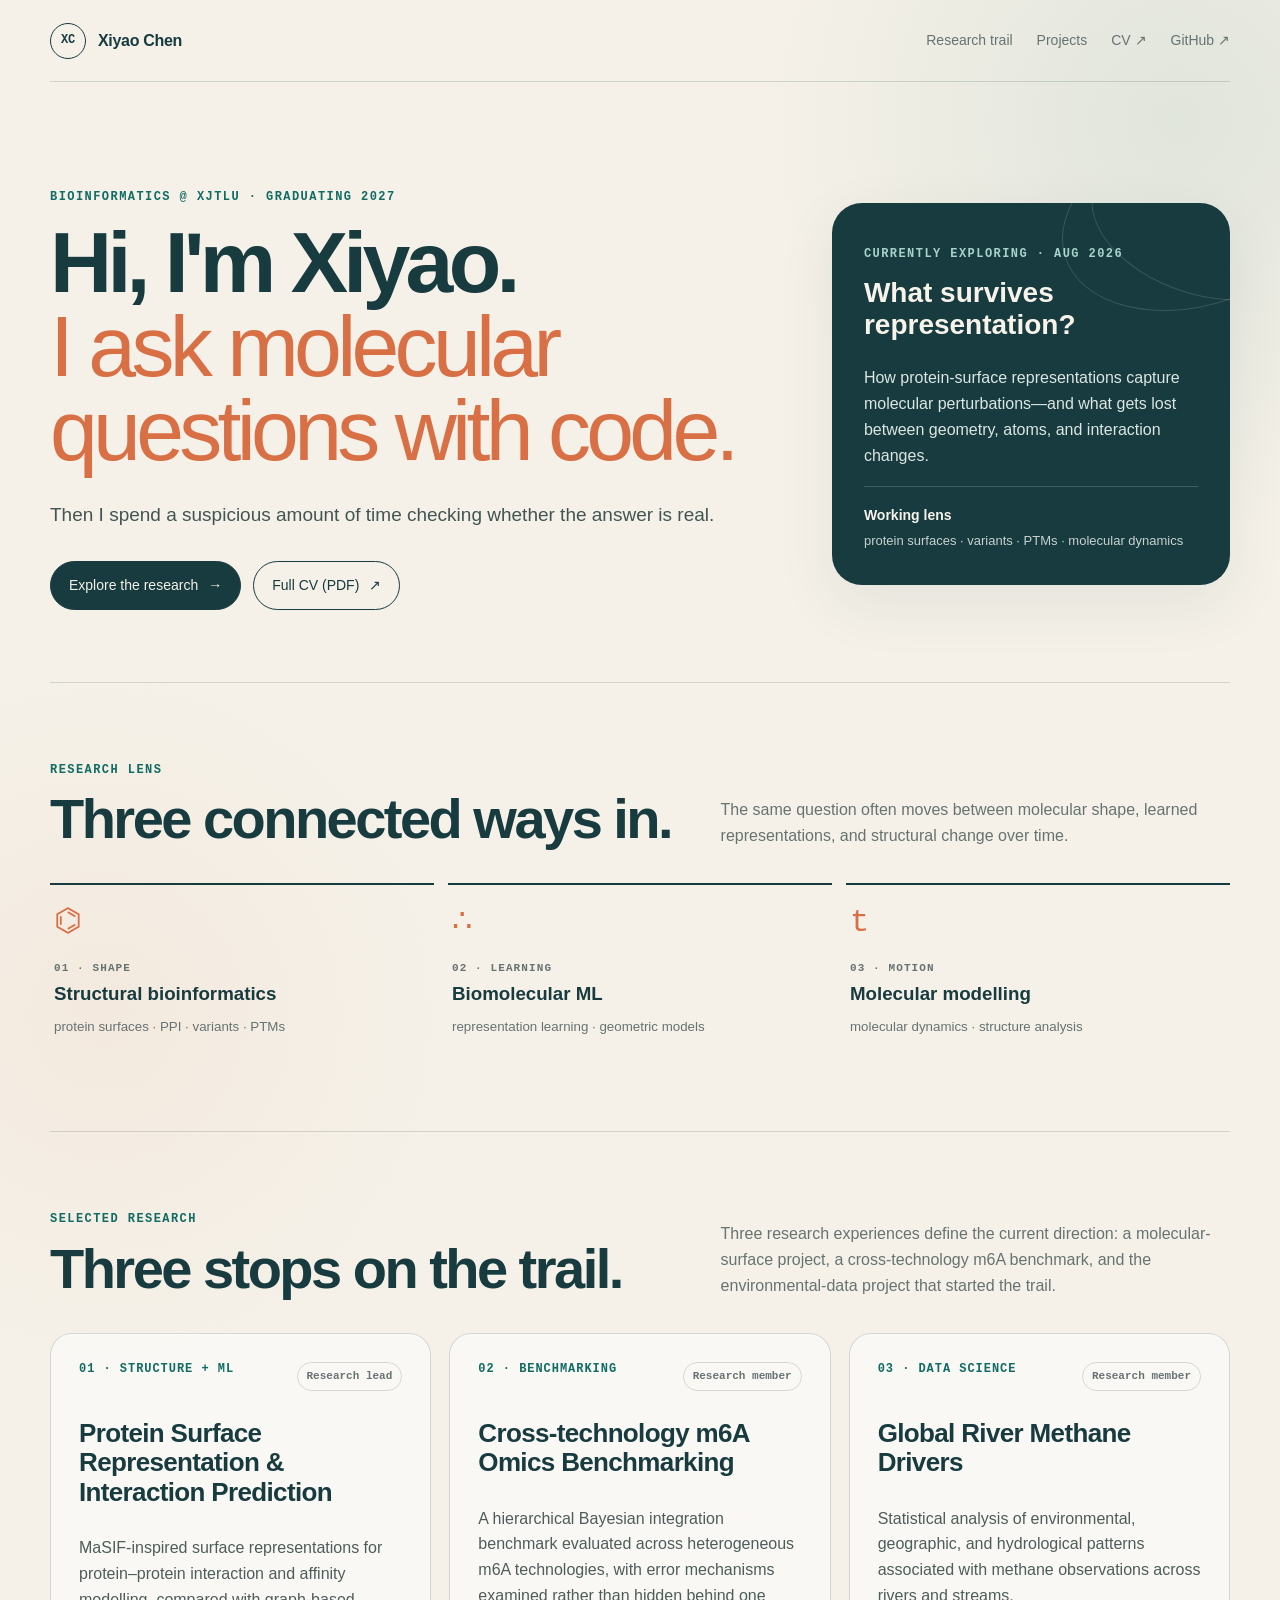
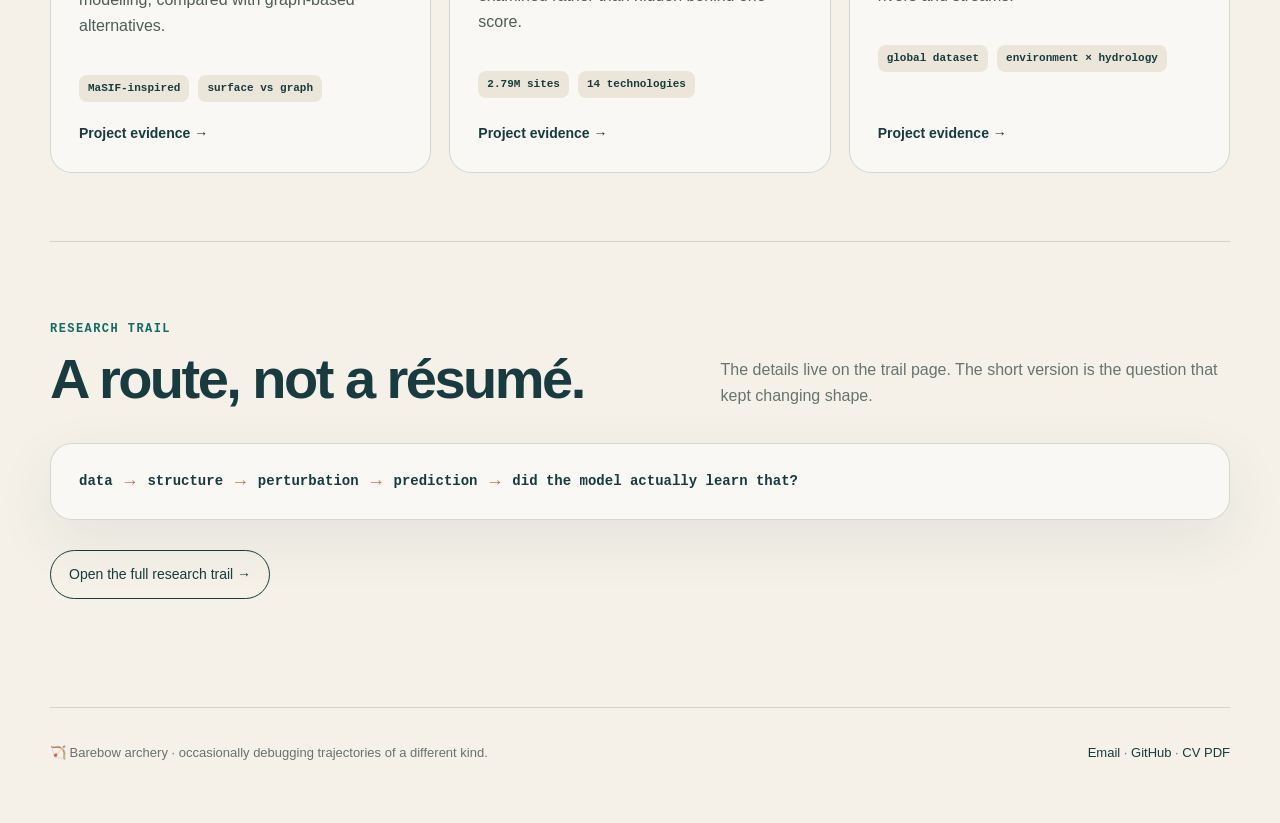
<file: index.html>
<!doctype html>
<html lang="en">
<head>
  <meta charset="utf-8">
  <meta name="viewport" content="width=device-width, initial-scale=1">
  <title>Xiyao Chen — Structural Bioinformatics &amp; Biomolecular ML</title>
  <meta name="description" content="Xiyao Chen — bioinformatics undergraduate at XJTLU exploring structural bioinformatics, biomolecular machine learning, and molecular modelling.">
  <meta property="og:title" content="Xiyao Chen — Research in Motion">
  <meta property="og:description" content="I use code to ask molecular questions—then check whether the answer is real.">
  <meta property="og:url" content="https://ci-yo.github.io/">
  <meta property="og:type" content="website">
  <meta property="og:image" content="https://ci-yo.github.io/og.png">
  <meta property="og:image:width" content="1728">
  <meta property="og:image:height" content="904">
  <meta property="og:image:alt" content="Xiyao Chen — Research in Motion">
  <meta name="twitter:card" content="summary_large_image">
  <meta name="twitter:title" content="Xiyao Chen — Research in Motion">
  <meta name="twitter:description" content="I use code to ask molecular questions—then check whether the answer is real.">
  <meta name="twitter:image" content="https://ci-yo.github.io/og.png">
  <link rel="canonical" href="https://ci-yo.github.io/">
  <link rel="icon" href="/assets/favicon.svg" type="image/svg+xml">
  <link rel="stylesheet" href="/assets/style.css">
</head>
<body>
<div class="site-shell">
  <header class="site-header">
    <a class="wordmark" href="/"><span>XC</span><strong>Xiyao Chen</strong></a>
    <nav aria-label="Primary navigation">
      <a href="/trail/">Research trail</a><a href="/projects/">Projects</a><a href="/assets/XiyaoChen_CV.pdf" target="_blank" rel="noopener">CV ↗</a><a href="https://github.com/Ci-yo">GitHub ↗</a>
    </nav>
  </header>

  <main>
    <section class="hero">
      <div>
        <p class="eyebrow">BIOINFORMATICS @ XJTLU · GRADUATING 2027</p>
        <h1>Hi, I'm Xiyao.<span>I ask molecular questions with code.</span></h1>
        <p class="hero-intro">Then I spend a suspicious amount of time checking whether the answer is real.</p>
        <div class="hero-actions">
          <a class="button button-primary" href="/projects/">Explore the research <span>→</span></a>
          <a class="button button-quiet" href="/assets/XiyaoChen_CV.pdf" target="_blank" rel="noopener">Full CV (PDF) <span>↗</span></a>
        </div>
      </div>
      <aside class="now-card" aria-label="Current research focus">
        <p class="micro-label">CURRENTLY EXPLORING · AUG 2026</p>
        <h2>What survives representation?</h2>
        <p class="now-copy">How protein-surface representations capture molecular perturbations—and what gets lost between geometry, atoms, and interaction changes.</p>
        <div class="now-item"><strong>Working lens</strong><span>protein surfaces · variants · PTMs · molecular dynamics</span></div>
      </aside>
    </section>

    <section class="section" aria-labelledby="research-lens-heading">
      <div class="section-heading">
        <div><p class="eyebrow">RESEARCH LENS</p><h2 id="research-lens-heading">Three connected ways in.</h2></div>
        <p>The same question often moves between molecular shape, learned representations, and structural change over time.</p>
      </div>
      <div class="fingerprint-grid fingerprint-grid-three">
        <article><span class="fingerprint-symbol">⌬</span><p>01 · SHAPE</p><h3>Structural bioinformatics</h3><small>protein surfaces · PPI · variants · PTMs</small></article>
        <article><span class="fingerprint-symbol">∴</span><p>02 · LEARNING</p><h3>Biomolecular ML</h3><small>representation learning · geometric models</small></article>
        <article><span class="fingerprint-symbol">t</span><p>03 · MOTION</p><h3>Molecular modelling</h3><small>molecular dynamics · structure analysis</small></article>
      </div>
    </section>

    <section class="section" id="research">
      <div class="section-heading">
        <div><p class="eyebrow">SELECTED RESEARCH</p><h2>Three stops on the trail.</h2></div>
        <p>Three research experiences define the current direction: a molecular-surface project, a cross-technology m6A benchmark, and the environmental-data project that started the trail.</p>
      </div>
      <div class="research-grid">
        <article class="research-card">
          <div class="card-top"><span class="card-number">01 · STRUCTURE + ML</span><span class="tag">Research lead</span></div>
          <h3>Protein Surface Representation & Interaction Prediction</h3>
          <p>MaSIF-inspired surface representations for protein–protein interaction and affinity modelling, compared with graph-based alternatives.</p>
          <div class="metric-strip"><span>MaSIF-inspired</span><span>surface vs graph</span></div>
          <a class="text-link" href="/projects/#protein-surface">Project evidence →</a>
        </article>
        <article class="research-card">
          <div class="card-top"><span class="card-number">02 · BENCHMARKING</span><span class="tag">Research member</span></div>
          <h3>Cross-technology m6A Omics Benchmarking</h3>
          <p>A hierarchical Bayesian integration benchmark evaluated across heterogeneous m6A technologies, with error mechanisms examined rather than hidden behind one score.</p>
          <div class="metric-strip"><span>2.79M sites</span><span>14 technologies</span></div>
          <a class="text-link" href="/projects/#m6a-benchmark">Project evidence →</a>
        </article>
        <article class="research-card">
          <div class="card-top"><span class="card-number">03 · DATA SCIENCE</span><span class="tag">Research member</span></div>
          <h3>Global River Methane Drivers</h3>
          <p>Statistical analysis of environmental, geographic, and hydrological patterns associated with methane observations across rivers and streams.</p>
          <div class="metric-strip"><span>global dataset</span><span>environment × hydrology</span></div>
          <a class="text-link" href="/projects/#river-methane">Project evidence →</a>
        </article>
      </div>
    </section>

    <section class="section">
      <div class="section-heading">
        <div><p class="eyebrow">RESEARCH TRAIL</p><h2>A route, not a résumé.</h2></div>
        <p>The details live on the trail page. The short version is the question that kept changing shape.</p>
      </div>
      <p class="trail-sequence"><span>data</span><b>→</b><span>structure</span><b>→</b><span>perturbation</span><b>→</b><span>prediction</span><b>→</b><span>did the model actually learn that?</span></p>
      <div class="hero-actions"><a class="button button-quiet" href="/trail/">Open the full research trail →</a></div>
    </section>
  </main>

  <footer class="footer"><span>🏹 Barebow archery · occasionally debugging trajectories of a different kind.</span><span><a href="mailto:Xiyao.Chen22@student.xjtlu.edu.cn">Email</a> · <a href="https://github.com/Ci-yo">GitHub</a> · <a href="/assets/XiyaoChen_CV.pdf">CV PDF</a></span></footer>
</div>
</body>
</html>
</file>
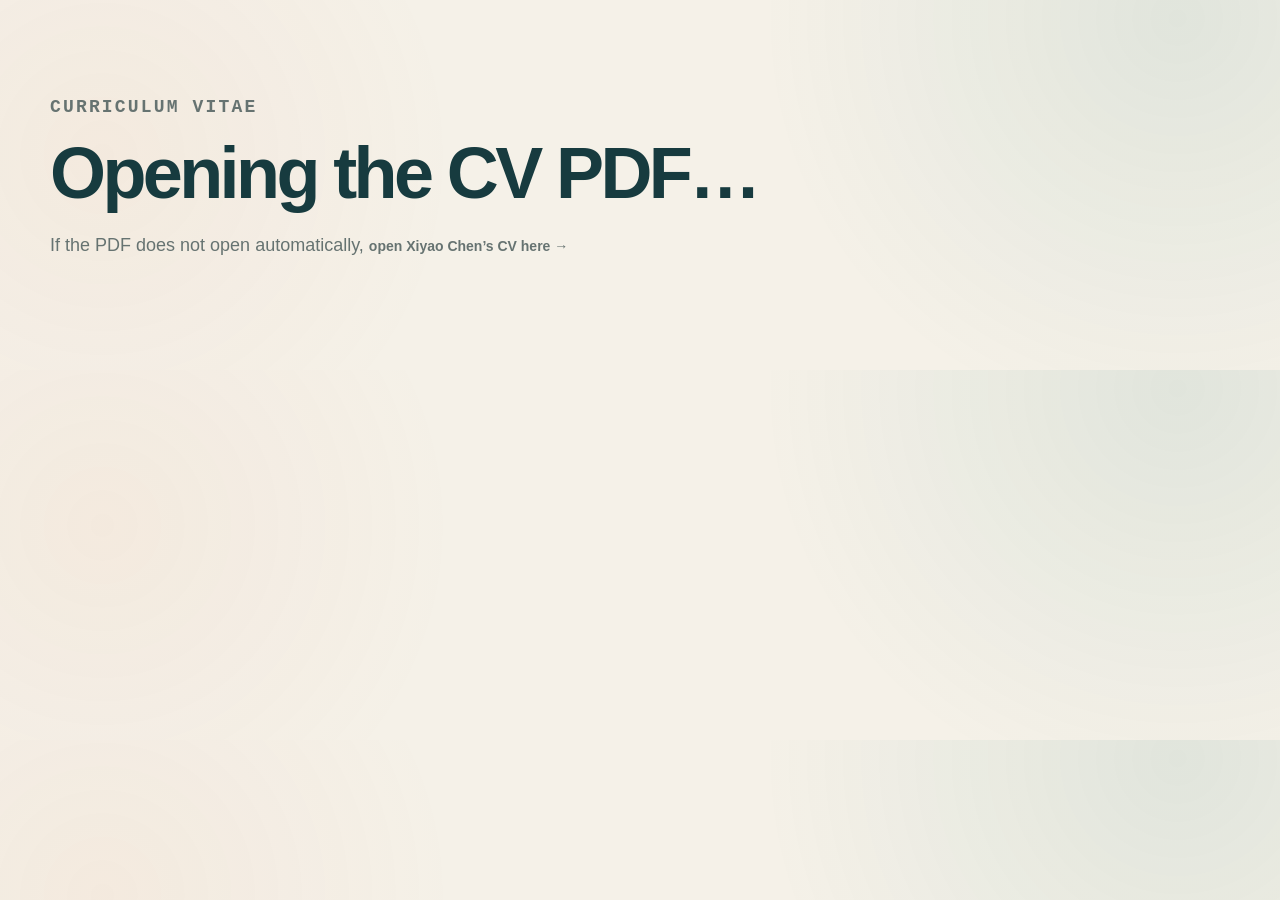
<file: cv/index.html>
<!doctype html>
<html lang="en">
<head>
  <meta charset="utf-8">
  <meta name="viewport" content="width=device-width, initial-scale=1">
  <title>Opening CV PDF · Xiyao Chen</title>
  <meta name="description" content="Open the current two-page academic CV of Xiyao Chen as a PDF.">
  <meta name="robots" content="noindex">
  <meta property="og:title" content="CV · Xiyao Chen">
  <meta property="og:description" content="The current two-page academic CV of Xiyao Chen.">
  <meta property="og:url" content="https://ci-yo.github.io/assets/XiyaoChen_CV.pdf">
  <meta property="og:type" content="website">
  <meta property="og:image" content="https://ci-yo.github.io/og.png">
  <meta property="og:image:width" content="1728">
  <meta property="og:image:height" content="904">
  <meta property="og:image:alt" content="Xiyao Chen — Research in Motion">
  <meta name="twitter:card" content="summary_large_image">
  <meta name="twitter:title" content="CV · Xiyao Chen">
  <meta name="twitter:description" content="The current two-page academic CV of Xiyao Chen.">
  <meta name="twitter:image" content="https://ci-yo.github.io/og.png">
  <meta http-equiv="refresh" content="0; url=/assets/XiyaoChen_CV.pdf">
  <link rel="canonical" href="https://ci-yo.github.io/assets/XiyaoChen_CV.pdf">
  <link rel="icon" href="/assets/favicon.svg" type="image/svg+xml">
  <link rel="stylesheet" href="/assets/style.css">
</head>
<body>
  <div class="site-shell">
    <main>
      <section class="page-hero">
        <p class="eyebrow">CURRICULUM VITAE</p>
        <h1>Opening the CV PDF…</h1>
        <p>If the PDF does not open automatically, <a class="text-link" href="/assets/XiyaoChen_CV.pdf">open Xiyao Chen’s CV here →</a></p>
      </section>
    </main>
  </div>
</body>
</html>
</file>
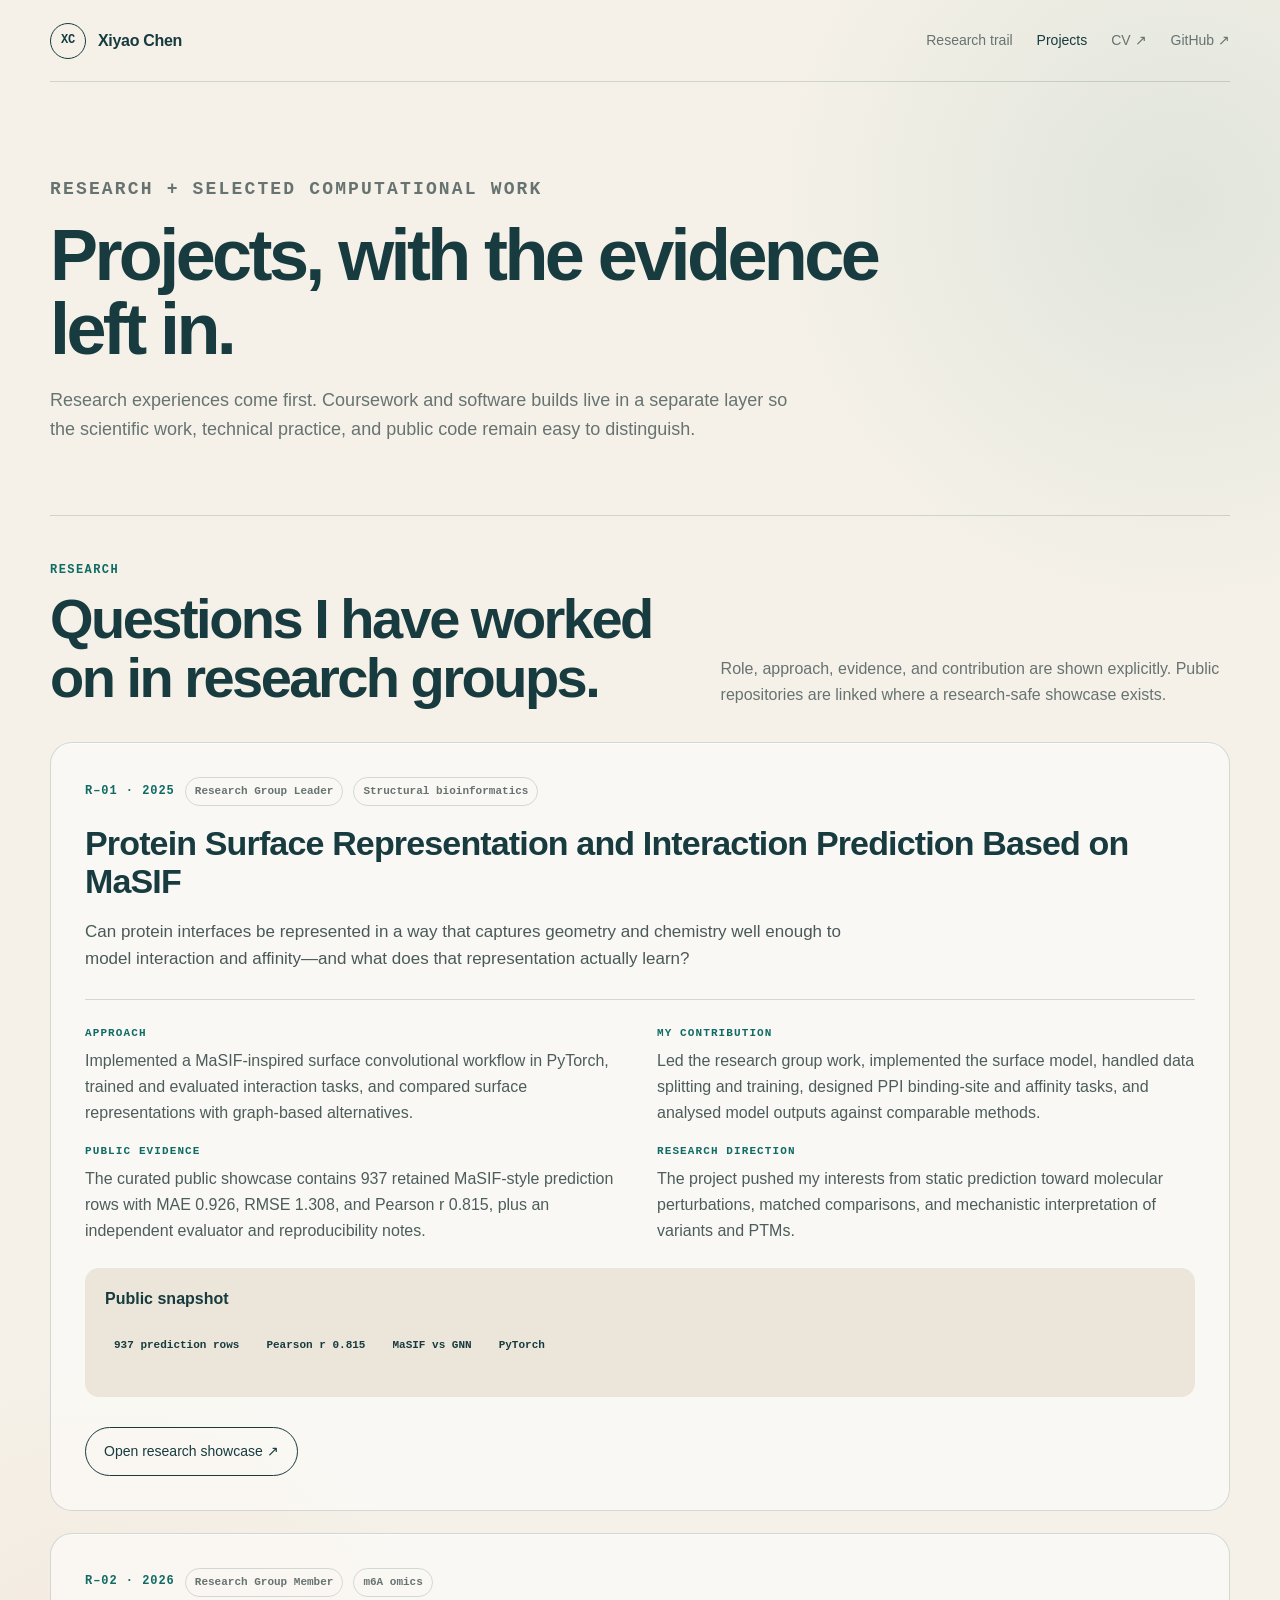
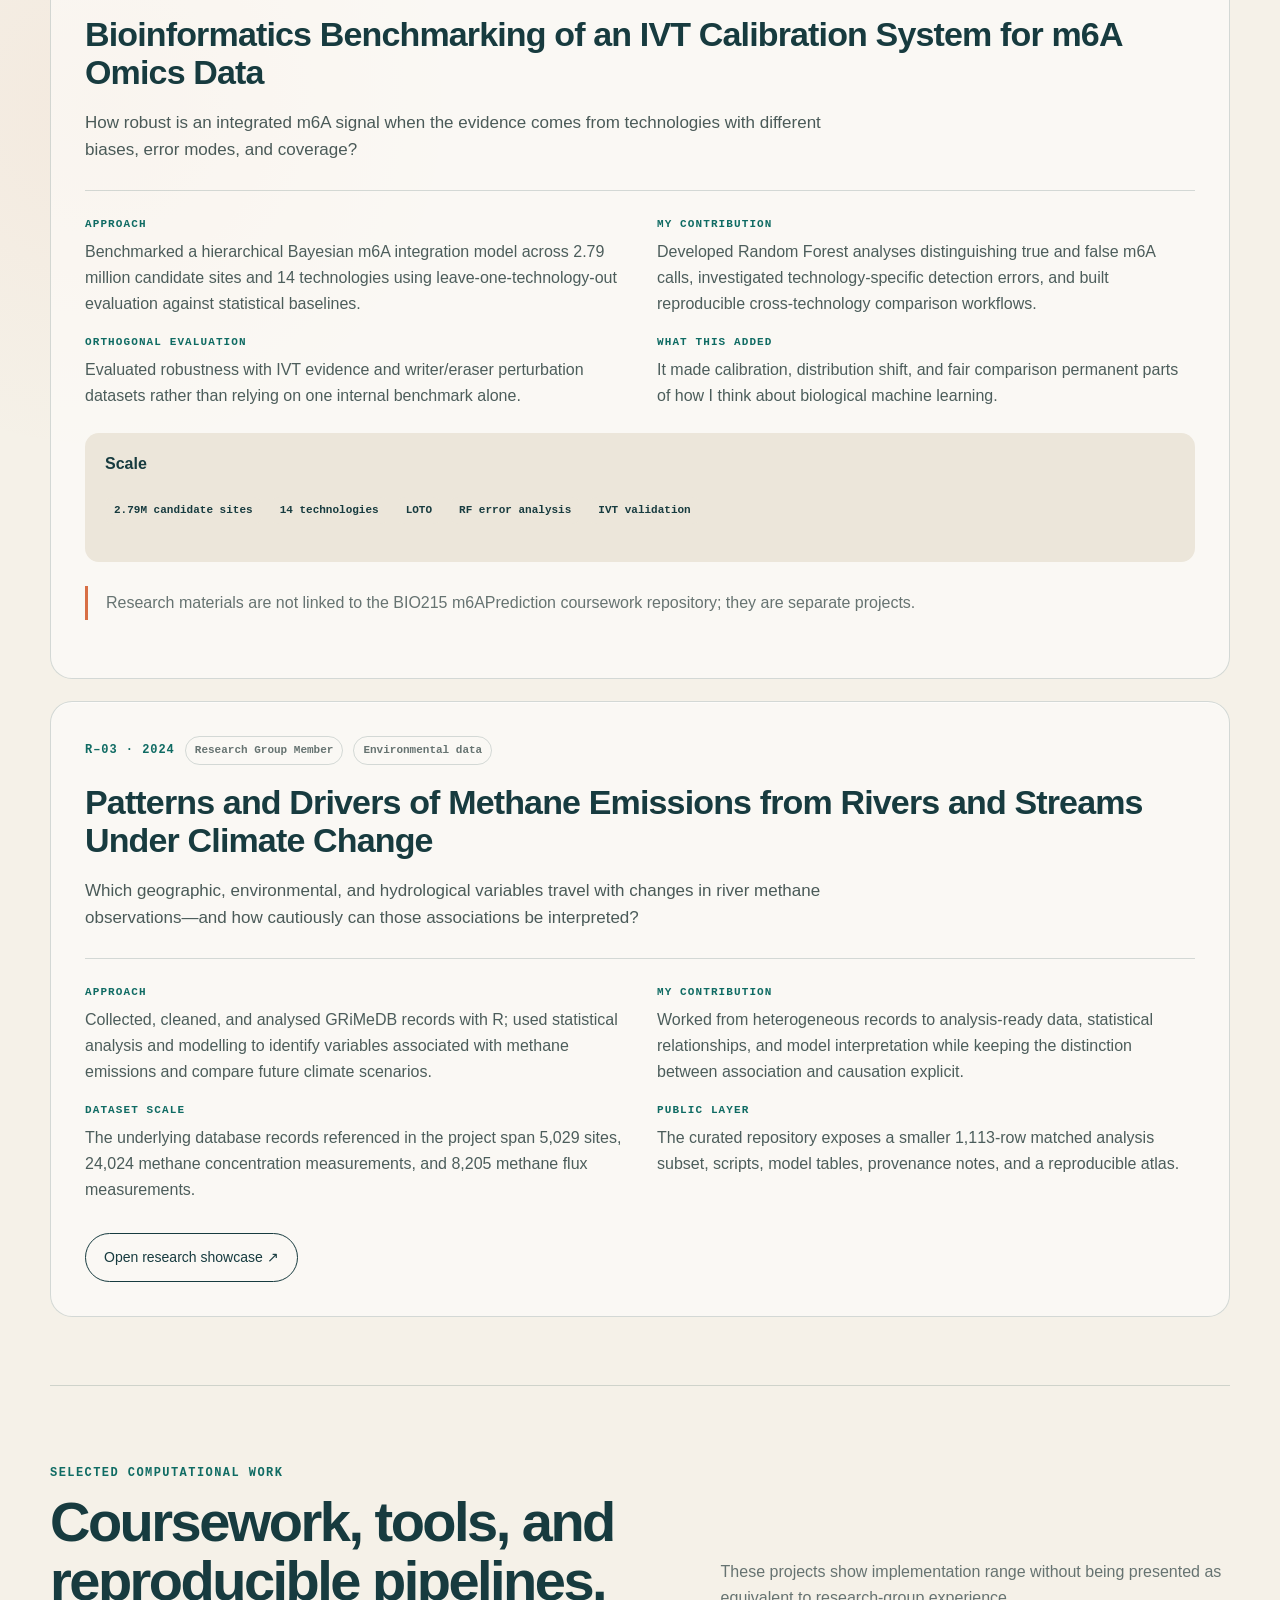
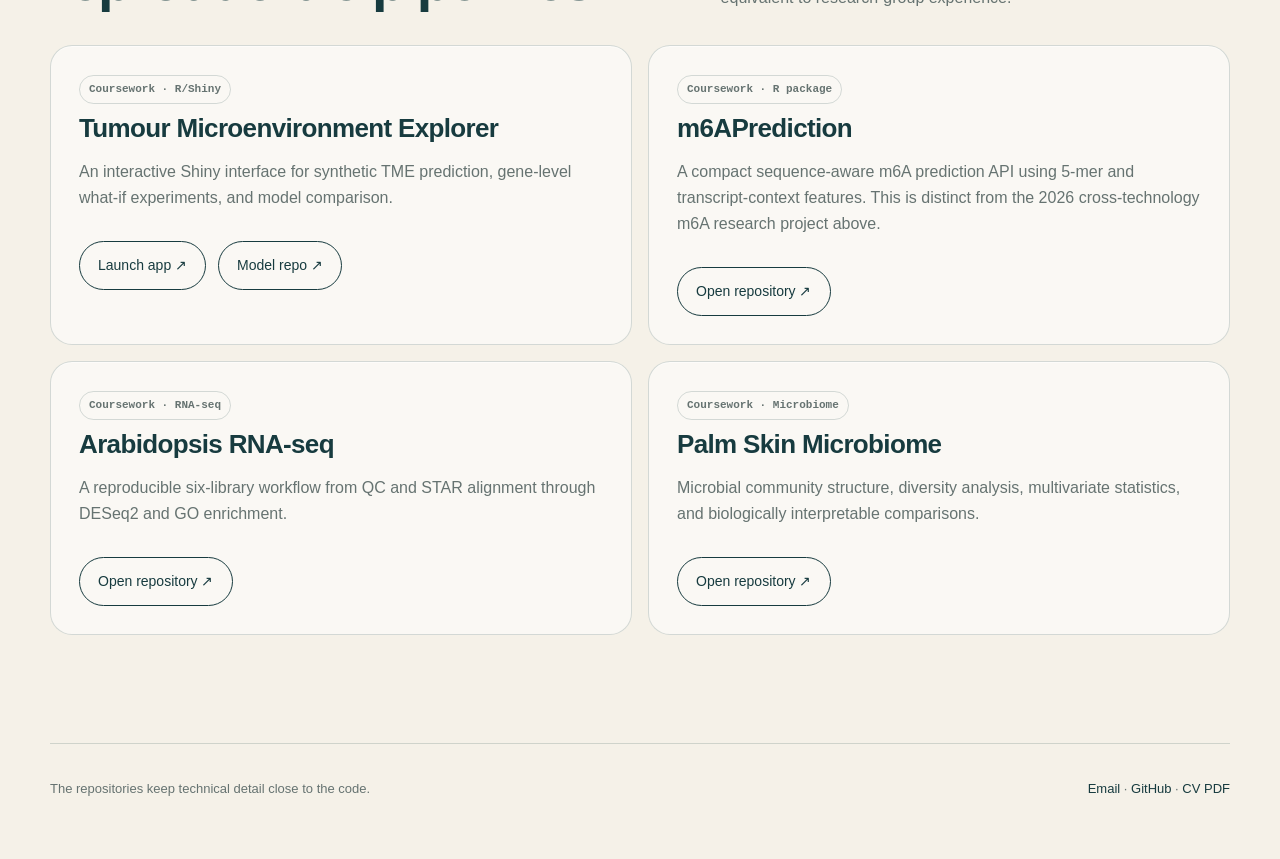
<file: projects/index.html>
<!doctype html>
<html lang="en">
<head>
  <meta charset="utf-8"><meta name="viewport" content="width=device-width, initial-scale=1">
  <title>Projects · Xiyao Chen</title>
  <meta name="description" content="Research and selected computational work by Xiyao Chen.">
  <meta property="og:title" content="Projects · Xiyao Chen">
  <meta property="og:description" content="Research and selected computational work by Xiyao Chen.">
  <meta property="og:url" content="https://ci-yo.github.io/projects/">
  <meta property="og:type" content="website">
  <meta property="og:image" content="https://ci-yo.github.io/og.png">
  <meta property="og:image:width" content="1728">
  <meta property="og:image:height" content="904">
  <meta property="og:image:alt" content="Xiyao Chen — Research in Motion">
  <meta name="twitter:card" content="summary_large_image">
  <meta name="twitter:title" content="Projects · Xiyao Chen">
  <meta name="twitter:description" content="Research and selected computational work by Xiyao Chen.">
  <meta name="twitter:image" content="https://ci-yo.github.io/og.png">
  <link rel="canonical" href="https://ci-yo.github.io/projects/">
  <link rel="icon" href="/assets/favicon.svg" type="image/svg+xml"><link rel="stylesheet" href="/assets/style.css">
</head>
<body><div class="site-shell">
<header class="site-header"><a class="wordmark" href="/"><span>XC</span><strong>Xiyao Chen</strong></a><nav><a href="/trail/">Research trail</a><a class="active" href="/projects/">Projects</a><a href="/assets/XiyaoChen_CV.pdf" target="_blank" rel="noopener">CV ↗</a><a href="https://github.com/Ci-yo">GitHub ↗</a></nav></header>
<main>
  <section class="page-hero"><p class="eyebrow">RESEARCH + SELECTED COMPUTATIONAL WORK</p><h1>Projects, with the evidence left in.</h1><p>Research experiences come first. Coursework and software builds live in a separate layer so the scientific work, technical practice, and public code remain easy to distinguish.</p></section>

  <section class="section" style="padding-top:35px">
    <div class="section-heading"><div><p class="eyebrow">RESEARCH</p><h2>Questions I have worked on in research groups.</h2></div><p>Role, approach, evidence, and contribution are shown explicitly. Public repositories are linked where a research-safe showcase exists.</p></div>
    <div class="project-stack">
      <article class="project-card" id="protein-surface">
        <div class="project-meta"><span class="card-number">R–01 · 2025</span><span class="tag">Research Group Leader</span><span class="tag">Structural bioinformatics</span></div>
        <h2>Protein Surface Representation and Interaction Prediction Based on MaSIF</h2>
        <p class="project-lede">Can protein interfaces be represented in a way that captures geometry and chemistry well enough to model interaction and affinity—and what does that representation actually learn?</p>
        <div class="project-columns">
          <div><h3>Approach</h3><p>Implemented a MaSIF-inspired surface convolutional workflow in PyTorch, trained and evaluated interaction tasks, and compared surface representations with graph-based alternatives.</p></div>
          <div><h3>My contribution</h3><p>Led the research group work, implemented the surface model, handled data splitting and training, designed PPI binding-site and affinity tasks, and analysed model outputs against comparable methods.</p></div>
          <div><h3>Public evidence</h3><p>The curated public showcase contains 937 retained MaSIF-style prediction rows with MAE 0.926, RMSE 1.308, and Pearson r 0.815, plus an independent evaluator and reproducibility notes.</p></div>
          <div><h3>Research direction</h3><p>The project pushed my interests from static prediction toward molecular perturbations, matched comparisons, and mechanistic interpretation of variants and PTMs.</p></div>
        </div>
        <div class="project-evidence"><strong>Public snapshot</strong><span class="metric-strip"><span>937 prediction rows</span><span>Pearson r 0.815</span><span>MaSIF vs GNN</span><span>PyTorch</span></span></div>
        <div class="card-actions"><a class="mini-button" href="https://github.com/Ci-yo/SURF-2025-Protein-Surface-Affinity">Open research showcase ↗</a></div>
      </article>

      <article class="project-card" id="m6a-benchmark">
        <div class="project-meta"><span class="card-number">R–02 · 2026</span><span class="tag">Research Group Member</span><span class="tag">m6A omics</span></div>
        <h2>Bioinformatics Benchmarking of an IVT Calibration System for m6A Omics Data</h2>
        <p class="project-lede">How robust is an integrated m6A signal when the evidence comes from technologies with different biases, error modes, and coverage?</p>
        <div class="project-columns">
          <div><h3>Approach</h3><p>Benchmarked a hierarchical Bayesian m6A integration model across 2.79 million candidate sites and 14 technologies using leave-one-technology-out evaluation against statistical baselines.</p></div>
          <div><h3>My contribution</h3><p>Developed Random Forest analyses distinguishing true and false m6A calls, investigated technology-specific detection errors, and built reproducible cross-technology comparison workflows.</p></div>
          <div><h3>Orthogonal evaluation</h3><p>Evaluated robustness with IVT evidence and writer/eraser perturbation datasets rather than relying on one internal benchmark alone.</p></div>
          <div><h3>What this added</h3><p>It made calibration, distribution shift, and fair comparison permanent parts of how I think about biological machine learning.</p></div>
        </div>
        <div class="project-evidence"><strong>Scale</strong><span class="metric-strip"><span>2.79M candidate sites</span><span>14 technologies</span><span>LOTO</span><span>RF error analysis</span><span>IVT validation</span></span></div>
        <p class="notice">Research materials are not linked to the BIO215 m6APrediction coursework repository; they are separate projects.</p>
      </article>

      <article class="project-card" id="river-methane">
        <div class="project-meta"><span class="card-number">R–03 · 2024</span><span class="tag">Research Group Member</span><span class="tag">Environmental data</span></div>
        <h2>Patterns and Drivers of Methane Emissions from Rivers and Streams Under Climate Change</h2>
        <p class="project-lede">Which geographic, environmental, and hydrological variables travel with changes in river methane observations—and how cautiously can those associations be interpreted?</p>
        <div class="project-columns">
          <div><h3>Approach</h3><p>Collected, cleaned, and analysed GRiMeDB records with R; used statistical analysis and modelling to identify variables associated with methane emissions and compare future climate scenarios.</p></div>
          <div><h3>My contribution</h3><p>Worked from heterogeneous records to analysis-ready data, statistical relationships, and model interpretation while keeping the distinction between association and causation explicit.</p></div>
          <div><h3>Dataset scale</h3><p>The underlying database records referenced in the project span 5,029 sites, 24,024 methane concentration measurements, and 8,205 methane flux measurements.</p></div>
          <div><h3>Public layer</h3><p>The curated repository exposes a smaller 1,113-row matched analysis subset, scripts, model tables, provenance notes, and a reproducible atlas.</p></div>
        </div>
        <div class="card-actions"><a class="mini-button" href="https://github.com/Ci-yo/SURF-2024-River-Methane-Drivers">Open research showcase ↗</a></div>
      </article>
    </div>
  </section>

  <section class="section">
    <div class="section-heading"><div><p class="eyebrow">SELECTED COMPUTATIONAL WORK</p><h2>Coursework, tools, and reproducible pipelines.</h2></div><p>These projects show implementation range without being presented as equivalent to research-group experience.</p></div>
    <div class="compact-grid">
      <article class="compact-card"><span class="tag">Coursework · R/Shiny</span><h3>Tumour Microenvironment Explorer</h3><p>An interactive Shiny interface for synthetic TME prediction, gene-level what-if experiments, and model comparison.</p><div class="card-actions"><a class="mini-button" href="https://xi-yo.shinyapps.io/TME_2255737/">Launch app ↗</a><a class="mini-button" href="https://github.com/Ci-yo/BIO215_Capstone_geneTMEpredict">Model repo ↗</a></div></article>
      <article class="compact-card"><span class="tag">Coursework · R package</span><h3>m6APrediction</h3><p>A compact sequence-aware m6A prediction API using 5-mer and transcript-context features. This is distinct from the 2026 cross-technology m6A research project above.</p><div class="card-actions"><a class="mini-button" href="https://github.com/Ci-yo/BIO215_P3_m6APrediction">Open repository ↗</a></div></article>
      <article class="compact-card"><span class="tag">Coursework · RNA-seq</span><h3>Arabidopsis RNA-seq</h3><p>A reproducible six-library workflow from QC and STAR alignment through DESeq2 and GO enrichment.</p><div class="card-actions"><a class="mini-button" href="https://github.com/Ci-yo/BIO211_CW2_RNAseq">Open repository ↗</a></div></article>
      <article class="compact-card"><span class="tag">Coursework · Microbiome</span><h3>Palm Skin Microbiome</h3><p>Microbial community structure, diversity analysis, multivariate statistics, and biologically interpretable comparisons.</p><div class="card-actions"><a class="mini-button" href="https://github.com/Ci-yo/BIO211_CW3_Microbiome">Open repository ↗</a></div></article>
    </div>
  </section>
</main>
<footer class="footer"><span>The repositories keep technical detail close to the code.</span><span><a href="mailto:Xiyao.Chen22@student.xjtlu.edu.cn">Email</a> · <a href="https://github.com/Ci-yo">GitHub</a> · <a href="/assets/XiyaoChen_CV.pdf">CV PDF</a></span></footer>
</div></body></html>
</file>
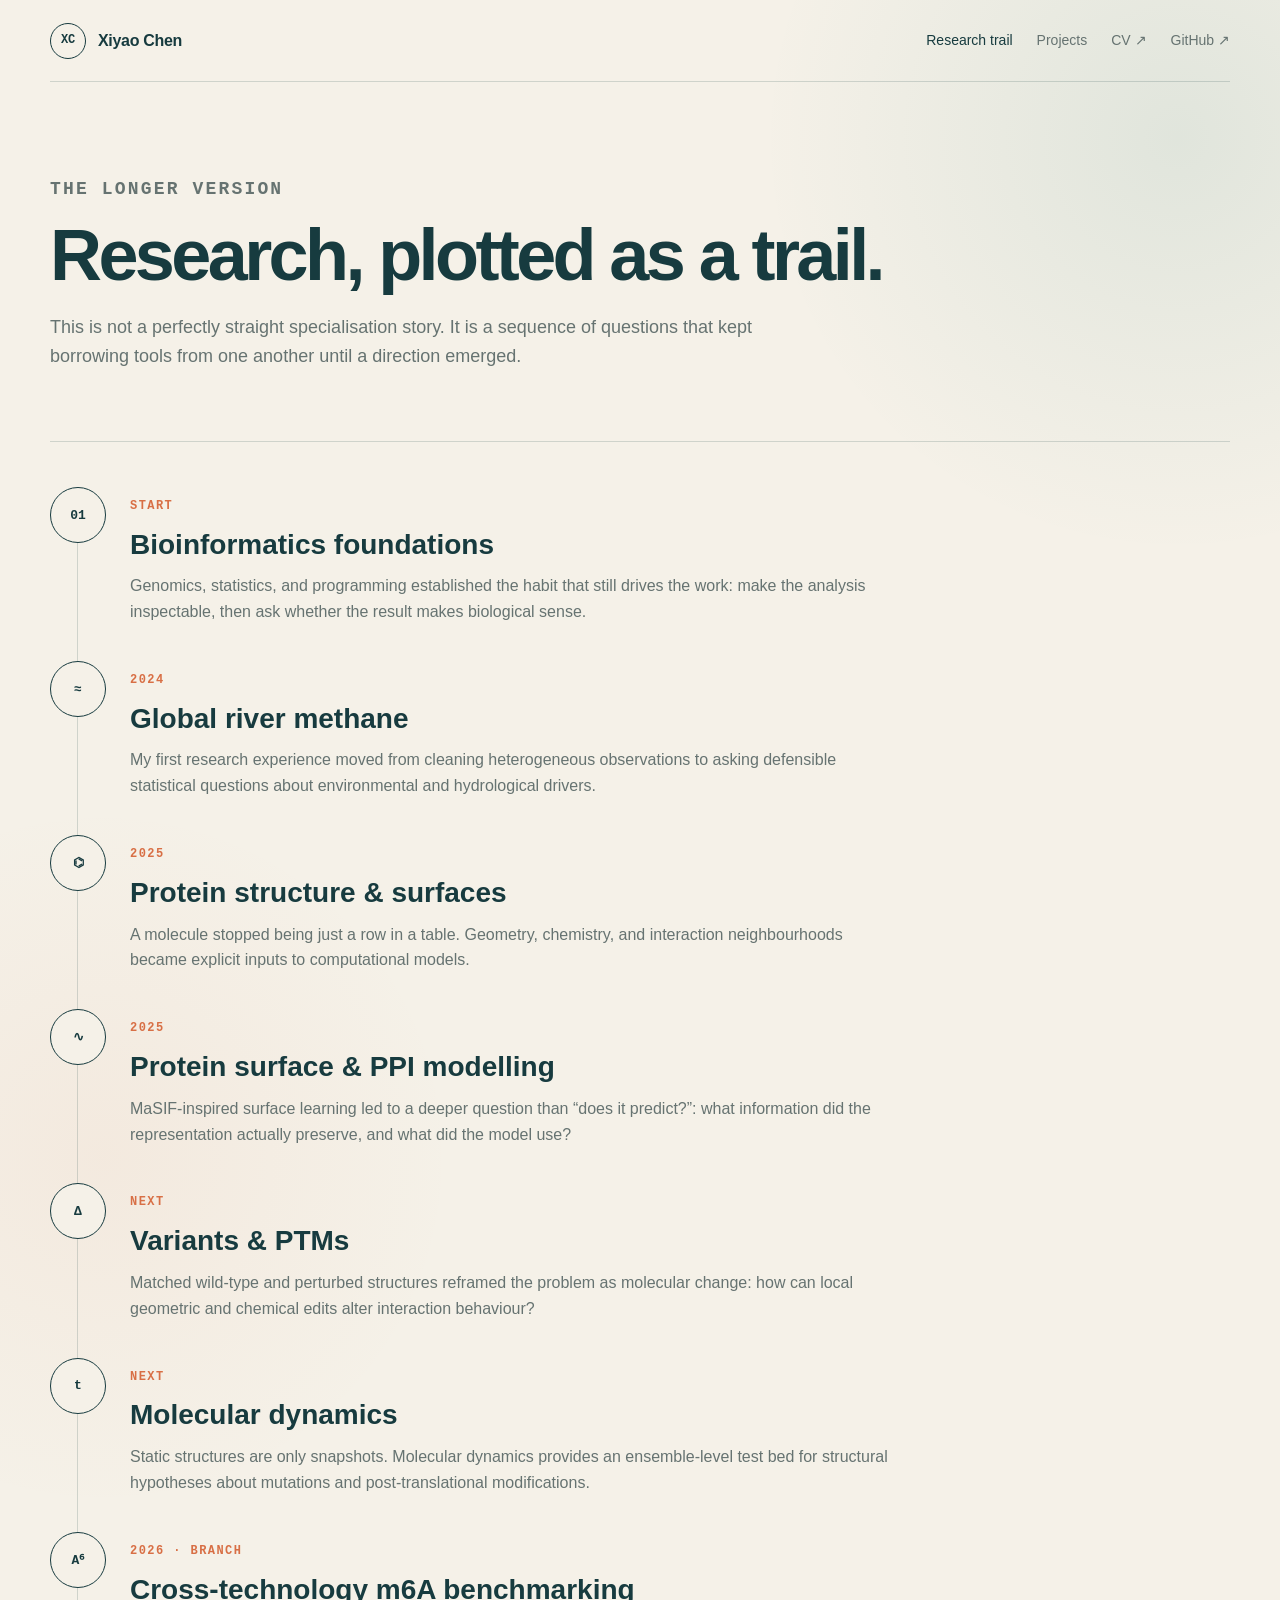
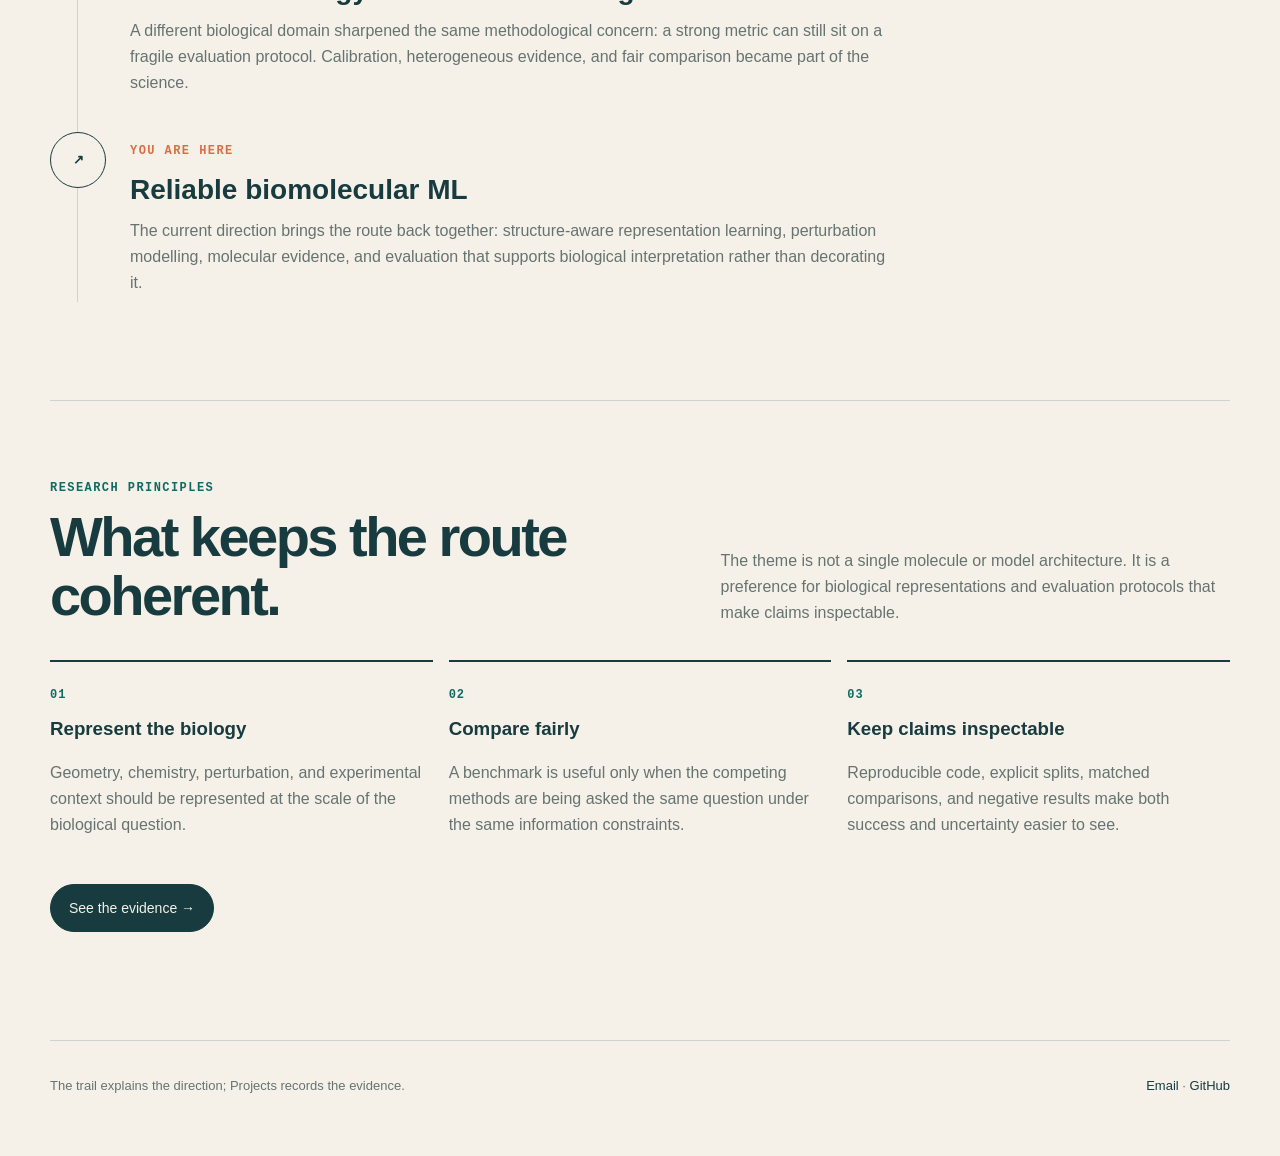
<file: trail/index.html>
<!doctype html>
<html lang="en">
<head>
<meta charset="utf-8"><meta name="viewport" content="width=device-width, initial-scale=1">
<title>Research Trail · Xiyao Chen</title>
<meta name="description" content="The research trail of Xiyao Chen, from environmental data to structural bioinformatics and reliable biomolecular machine learning.">
<meta property="og:title" content="Research Trail · Xiyao Chen">
<meta property="og:description" content="From environmental data to structural bioinformatics and reliable biomolecular machine learning.">
<meta property="og:url" content="https://ci-yo.github.io/trail/">
<meta property="og:type" content="website">
<meta property="og:image" content="https://ci-yo.github.io/og.png">
<meta property="og:image:width" content="1728"><meta property="og:image:height" content="904">
<meta property="og:image:alt" content="Xiyao Chen — Research in Motion">
<meta name="twitter:card" content="summary_large_image">
<meta name="twitter:title" content="Research Trail · Xiyao Chen">
<meta name="twitter:description" content="From environmental data to structural bioinformatics and reliable biomolecular machine learning.">
<meta name="twitter:image" content="https://ci-yo.github.io/og.png">
<link rel="canonical" href="https://ci-yo.github.io/trail/"><link rel="icon" href="/assets/favicon.svg" type="image/svg+xml"><link rel="stylesheet" href="/assets/style.css">
</head>
<body><div class="site-shell">
<header class="site-header"><a class="wordmark" href="/"><span>XC</span><strong>Xiyao Chen</strong></a><nav><a class="active" href="/trail/">Research trail</a><a href="/projects/">Projects</a><a href="/assets/XiyaoChen_CV.pdf" target="_blank" rel="noopener">CV ↗</a><a href="https://github.com/Ci-yo">GitHub ↗</a></nav></header>
<main>
<section class="page-hero"><p class="eyebrow">THE LONGER VERSION</p><h1>Research, plotted as a trail.</h1><p>This is not a perfectly straight specialisation story. It is a sequence of questions that kept borrowing tools from one another until a direction emerged.</p></section>
<section class="section" style="padding-top:25px">
<ol class="trail-list">
<li class="trail-item"><div class="trail-dot">01</div><div class="trail-content"><span class="micro-label">START</span><h2>Bioinformatics foundations</h2><p>Genomics, statistics, and programming established the habit that still drives the work: make the analysis inspectable, then ask whether the result makes biological sense.</p></div></li>
<li class="trail-item"><div class="trail-dot">≈</div><div class="trail-content"><span class="micro-label">2024</span><h2>Global river methane</h2><p>My first research experience moved from cleaning heterogeneous observations to asking defensible statistical questions about environmental and hydrological drivers.</p></div></li>
<li class="trail-item"><div class="trail-dot">⌬</div><div class="trail-content"><span class="micro-label">2025</span><h2>Protein structure & surfaces</h2><p>A molecule stopped being just a row in a table. Geometry, chemistry, and interaction neighbourhoods became explicit inputs to computational models.</p></div></li>
<li class="trail-item"><div class="trail-dot">∿</div><div class="trail-content"><span class="micro-label">2025</span><h2>Protein surface & PPI modelling</h2><p>MaSIF-inspired surface learning led to a deeper question than “does it predict?”: what information did the representation actually preserve, and what did the model use?</p></div></li>
<li class="trail-item"><div class="trail-dot">Δ</div><div class="trail-content"><span class="micro-label">NEXT</span><h2>Variants & PTMs</h2><p>Matched wild-type and perturbed structures reframed the problem as molecular change: how can local geometric and chemical edits alter interaction behaviour?</p></div></li>
<li class="trail-item"><div class="trail-dot">t</div><div class="trail-content"><span class="micro-label">NEXT</span><h2>Molecular dynamics</h2><p>Static structures are only snapshots. Molecular dynamics provides an ensemble-level test bed for structural hypotheses about mutations and post-translational modifications.</p></div></li>
<li class="trail-item"><div class="trail-dot">A⁶</div><div class="trail-content"><span class="micro-label">2026 · BRANCH</span><h2>Cross-technology m6A benchmarking</h2><p>A different biological domain sharpened the same methodological concern: a strong metric can still sit on a fragile evaluation protocol. Calibration, heterogeneous evidence, and fair comparison became part of the science.</p></div></li>
<li class="trail-item"><div class="trail-dot">↗</div><div class="trail-content"><span class="micro-label">YOU ARE HERE</span><h2>Reliable biomolecular ML</h2><p>The current direction brings the route back together: structure-aware representation learning, perturbation modelling, molecular evidence, and evaluation that supports biological interpretation rather than decorating it.</p></div></li>
</ol>
</section>
<section class="section"><div class="section-heading"><div><p class="eyebrow">RESEARCH PRINCIPLES</p><h2>What keeps the route coherent.</h2></div><p>The theme is not a single molecule or model architecture. It is a preference for biological representations and evaluation protocols that make claims inspectable.</p></div><div class="principles"><article><span class="card-number">01</span><h3>Represent the biology</h3><p>Geometry, chemistry, perturbation, and experimental context should be represented at the scale of the biological question.</p></article><article><span class="card-number">02</span><h3>Compare fairly</h3><p>A benchmark is useful only when the competing methods are being asked the same question under the same information constraints.</p></article><article><span class="card-number">03</span><h3>Keep claims inspectable</h3><p>Reproducible code, explicit splits, matched comparisons, and negative results make both success and uncertainty easier to see.</p></article></div><div class="hero-actions"><a class="button button-primary" href="/projects/">See the evidence →</a></div></section>
</main>
<footer class="footer"><span>The trail explains the direction; Projects records the evidence.</span><span><a href="mailto:Xiyao.Chen22@student.xjtlu.edu.cn">Email</a> · <a href="https://github.com/Ci-yo">GitHub</a></span></footer>
</div></body></html>
</file>
<file: assets/style.css>
:root {
  --paper: #f5f1e8;
  --paper-2: #ece6da;
  --ink: #173b3f;
  --muted: #667371;
  --green: #0f6b63;
  --green-2: #dcebe5;
  --rust: #d86f45;
  --violet: #6d597a;
  --gold: #9d7a32;
  --line: rgba(23,59,63,.17);
  --card: rgba(255,255,255,.50);
  --shadow: 0 20px 60px rgba(23,59,63,.08);
  --radius: 22px;
  --mono: "SFMono-Regular", Consolas, "Liberation Mono", monospace;
  --sans: Inter, ui-sans-serif, -apple-system, BlinkMacSystemFont, "Segoe UI", sans-serif;
}
* { box-sizing: border-box; }
html { scroll-behavior: smooth; }
body {
  margin: 0;
  font-family: var(--sans);
  color: var(--ink);
  background:
    radial-gradient(circle at 92% 5%, rgba(15,107,99,.09), transparent 26rem),
    radial-gradient(circle at 8% 42%, rgba(216,111,69,.06), transparent 22rem),
    var(--paper);
  line-height: 1.62;
}
a { color: inherit; }
a:hover { color: var(--green); }
img { max-width: 100%; }
.site-shell { width: min(1180px, calc(100% - 40px)); margin: auto; }
.site-header {
  min-height: 82px; display:flex; align-items:center; justify-content:space-between;
  border-bottom:1px solid var(--line); position:relative; z-index:5;
}
.wordmark { display:flex; gap:12px; align-items:center; text-decoration:none; font-weight:700; letter-spacing:-.02em; }
.wordmark span { width:36px; height:36px; border:1px solid var(--ink); border-radius:50%; display:grid; place-items:center; font-family:var(--mono); font-size:12px; }
.site-header nav { display:flex; gap:24px; align-items:center; }
.site-header nav a { text-decoration:none; color:var(--muted); font-size:14px; }
.site-header nav a.active, .site-header nav a:hover { color:var(--ink); }
main { padding-bottom: 40px; }
.hero {
  display:grid; grid-template-columns: 1.55fr .85fr; gap:56px; align-items:center;
  padding:96px 0 72px;
}
.eyebrow, .micro-label { font: 700 12px/1.3 var(--mono); letter-spacing:.12em; text-transform:uppercase; color:var(--green); }
.hero h1 { font-size:clamp(48px, 7vw, 86px); line-height:.98; letter-spacing:-.055em; margin:14px 0 28px; max-width:850px; }
.hero h1 span { display:block; color:var(--rust); font-weight:520; }
.hero-intro { font-size:19px; max-width:760px; color:#425553; }
.hero-actions, .card-actions { display:flex; flex-wrap:wrap; gap:12px; margin-top:30px; }
.button, .mini-button {
  text-decoration:none; border:1px solid var(--ink); border-radius:999px; padding:12px 18px;
  font-size:14px; display:inline-flex; gap:10px; align-items:center; transition:.18s ease;
}
.button-primary { background:var(--ink); color:var(--paper); }
.button:hover, .mini-button:hover { transform:translateY(-2px); color:inherit; box-shadow:0 8px 25px rgba(23,59,63,.10); }
.button-primary:hover { background:var(--green); color:white; }
.button-quiet { background:transparent; }
.now-card { position:relative; overflow:hidden; background:var(--ink); color:#f7f3ea; border-radius:30px; padding:32px; box-shadow:var(--shadow); }
.now-card:before, .now-card:after { content:""; position:absolute; border:1px solid rgba(255,255,255,.14); border-radius:50%; }
.now-card:before { width:280px; height:180px; right:-110px; top:-80px; transform:rotate(-18deg); }
.now-card:after { width:230px; height:140px; right:-90px; top:-50px; transform:rotate(18deg); }
.now-card .micro-label { color:#a8d2c9; }
.now-card h2 { font-size:28px; line-height:1.15; margin:14px 0 24px; }
.now-copy { position:relative; color:#dce6e3; font-size:16px; }
.now-item { border-top:1px solid rgba(255,255,255,.18); padding:17px 0 0; margin-top:17px; }
.now-item strong { display:block; font-size:14px; }
.now-item span { color:#c6d1cf; font-size:13px; }
.section { padding:68px 0; border-top:1px solid var(--line); }
.section-heading { display:grid; grid-template-columns:1.1fr .9fr; gap:48px; align-items:end; margin-bottom:34px; }
.section-heading h2 { font-size:clamp(34px,5vw,56px); line-height:1.05; letter-spacing:-.045em; margin:10px 0 0; }
.section-heading > p { color:var(--muted); max-width:580px; margin:0; }
.research-grid { display:grid; grid-template-columns:repeat(3,1fr); gap:18px; }
.research-card, .project-card, .compact-card, .cv-card {
  background:var(--card); border:1px solid var(--line); border-radius:var(--radius); padding:28px; box-shadow:0 1px 0 rgba(255,255,255,.5) inset;
}
.research-card { display:flex; flex-direction:column; min-height:390px; }
.research-card .card-top { display:flex; justify-content:space-between; gap:15px; align-items:flex-start; }
.card-number { font:700 12px/1.3 var(--mono); color:var(--green); letter-spacing:.08em; }
.tag { font:600 11px/1.2 var(--mono); border:1px solid var(--line); border-radius:999px; padding:7px 9px; color:var(--muted); }
.research-card h3, .project-card h2, .compact-card h3 { font-size:26px; line-height:1.13; letter-spacing:-.025em; margin:28px 0 12px; }
.research-card p { color:#4d5d5a; }
.metric-strip { display:flex; flex-wrap:wrap; gap:9px; margin:20px 0; }
.metric-strip span { background:var(--paper-2); border-radius:8px; padding:7px 9px; font:600 11px/1.2 var(--mono); }
.text-link { margin-top:auto; font-weight:700; text-decoration:none; font-size:14px; }
.fingerprint-grid { display:grid; grid-template-columns:repeat(4,1fr); gap:14px; }
.fingerprint-grid-three { grid-template-columns:repeat(3,1fr); }
.fingerprint-grid article { border-top:2px solid var(--ink); padding:22px 4px 4px; min-height:180px; }
.fingerprint-symbol { font:500 32px/1 var(--mono); color:var(--rust); }
.fingerprint-grid article p { font:700 11px/1.3 var(--mono); letter-spacing:.10em; margin:22px 0 7px; color:var(--muted); }
.fingerprint-grid h3 { margin:0 0 9px; line-height:1.14; }
.fingerprint-grid small { color:var(--muted); }
.trail-preview { display:grid; grid-template-columns:repeat(4,1fr); gap:0; position:relative; margin-top:16px; }
.trail-preview:before { content:""; position:absolute; left:8%; right:8%; top:28px; border-top:1px solid var(--line); }
.trail-stop { position:relative; padding:0 18px; }
.trail-node { width:56px; height:56px; border:1px solid var(--ink); border-radius:50%; background:var(--paper); display:grid; place-items:center; font:700 15px/1 var(--mono); position:relative; z-index:1; }
.trail-stop small { font:700 11px/1.4 var(--mono); color:var(--rust); display:block; margin:18px 0 8px; }
.trail-stop h3 { margin:0 0 8px; font-size:18px; }
.trail-stop p { color:var(--muted); font-size:14px; margin:0; }
.trail-sequence { display:flex; flex-wrap:wrap; gap:12px; align-items:center; margin:12px 0 0; padding:28px; border:1px solid var(--line); border-radius:var(--radius); background:var(--card); box-shadow:var(--shadow); }
.trail-sequence span { font:650 14px/1.4 var(--mono); }
.trail-sequence b { color:var(--rust); font:500 18px/1 var(--mono); }
.code-panel { display:grid; grid-template-columns:.8fr 1.2fr; gap:28px; align-items:center; background:var(--ink); color:white; padding:34px; border-radius:var(--radius); }
.code-panel p { color:#c7d3d1; }
.code-panel img { width:100%; min-height:150px; object-fit:contain; border-radius:12px; }
.footer { border-top:1px solid var(--line); padding:34px 0 60px; display:flex; justify-content:space-between; gap:30px; color:var(--muted); font-size:13px; }
.footer a { color:var(--ink); text-decoration:none; }
.page-hero { padding:78px 0 52px; max-width:900px; }
.page-hero h1 { font-size:clamp(44px,6vw,72px); letter-spacing:-.05em; line-height:1.02; margin:12px 0 20px; }
.page-hero p { font-size:18px; color:var(--muted); max-width:760px; }
.project-stack { display:grid; gap:22px; }
.project-card { padding:34px; }
.project-meta { display:flex; flex-wrap:wrap; gap:10px; align-items:center; margin-bottom:8px; }
.project-card h2 { font-size:34px; margin:18px 0 12px; }
.project-lede { max-width:780px; font-size:17px; color:#4a5a58; }
.project-columns { display:grid; grid-template-columns:repeat(2,1fr); gap:18px 34px; border-top:1px solid var(--line); margin-top:26px; padding-top:26px; }
.project-columns h3 { font:700 11px/1.3 var(--mono); text-transform:uppercase; letter-spacing:.1em; color:var(--green); margin:0 0 8px; }
.project-columns p { margin:0; color:#4c5d5b; }
.project-evidence { margin-top:24px; padding:18px 20px; background:var(--paper-2); border-radius:14px; }
.project-evidence strong { display:block; margin-bottom:7px; }
.compact-grid { display:grid; grid-template-columns:repeat(2,1fr); gap:16px; }
.compact-card h3 { margin-top:10px; }
.compact-card p { color:var(--muted); }
.compact-card .tag { display:inline-block; }
.trail-list { list-style:none; margin:20px 0 0; padding:0; position:relative; }
.trail-list:before { content:""; position:absolute; left:27px; top:30px; bottom:30px; border-left:1px solid var(--line); }
.trail-item { display:grid; grid-template-columns:56px 1fr; gap:24px; position:relative; padding:0 0 36px; }
.trail-dot { width:56px; height:56px; border-radius:50%; border:1px solid var(--ink); background:var(--paper); display:grid; place-items:center; font:700 13px var(--mono); z-index:1; }
.trail-content { padding:4px 0 0; }
.trail-content .micro-label { color:var(--rust); }
.trail-content h2 { margin:5px 0 6px; font-size:28px; }
.trail-content p { margin:0; max-width:760px; color:var(--muted); }
.principles { display:grid; grid-template-columns:repeat(3,1fr); gap:16px; }
.principles article { border-top:2px solid var(--ink); padding-top:18px; }
.principles h3 { margin:8px 0; }
.principles p { color:var(--muted); }
.cv-hero { display:grid; grid-template-columns:1.2fr .8fr; gap:50px; align-items:start; }
.cv-download { background:var(--ink); color:white; border-radius:var(--radius); padding:28px; position:sticky; top:20px; }
.cv-download p { color:#c9d4d2; }
.cv-download .button { border-color:rgba(255,255,255,.7); color:white; }
.cv-section { padding:38px 0; border-top:1px solid var(--line); }
.cv-section h2 { font-size:28px; margin:0 0 24px; }
.cv-item { display:grid; grid-template-columns:180px 1fr; gap:24px; padding:20px 0; border-top:1px solid rgba(23,59,63,.08); }
.cv-item:first-of-type { border-top:0; }
.cv-date { font:600 12px/1.5 var(--mono); color:var(--muted); }
.cv-item h3 { margin:0 0 4px; font-size:19px; }
.cv-item .role { color:var(--green); font-weight:700; font-size:14px; margin:0 0 8px; }
.cv-item p { margin:4px 0; color:#4b5d5a; }
.cv-item ul { margin:8px 0 0; padding-left:18px; color:#4b5d5a; }
.notice { border-left:3px solid var(--rust); padding:4px 0 4px 18px; color:var(--muted); margin:24px 0; }
@media (max-width: 900px) {
  .hero, .section-heading, .code-panel, .cv-hero { grid-template-columns:1fr; }
  .research-grid { grid-template-columns:1fr; }
  .fingerprint-grid { grid-template-columns:repeat(2,1fr); }
  .trail-preview { grid-template-columns:1fr 1fr; gap:28px; }
  .trail-preview:before { display:none; }
  .compact-grid, .project-columns, .principles { grid-template-columns:1fr; }
  .cv-download { position:static; }
}
@media (max-width: 620px) {
  .site-shell { width:min(100% - 26px, 1180px); }
  .site-header { align-items:flex-start; padding:18px 0; gap:15px; }
  .site-header nav { gap:12px; flex-wrap:wrap; justify-content:flex-end; }
  .site-header nav a { font-size:12px; }
  .hero { padding:58px 0 48px; gap:30px; }
  .hero h1 { font-size:48px; }
  .section { padding:48px 0; }
  .fingerprint-grid, .trail-preview { grid-template-columns:1fr; }
  .cv-item { grid-template-columns:1fr; gap:5px; }
  .footer { flex-direction:column; }
}
</file>
